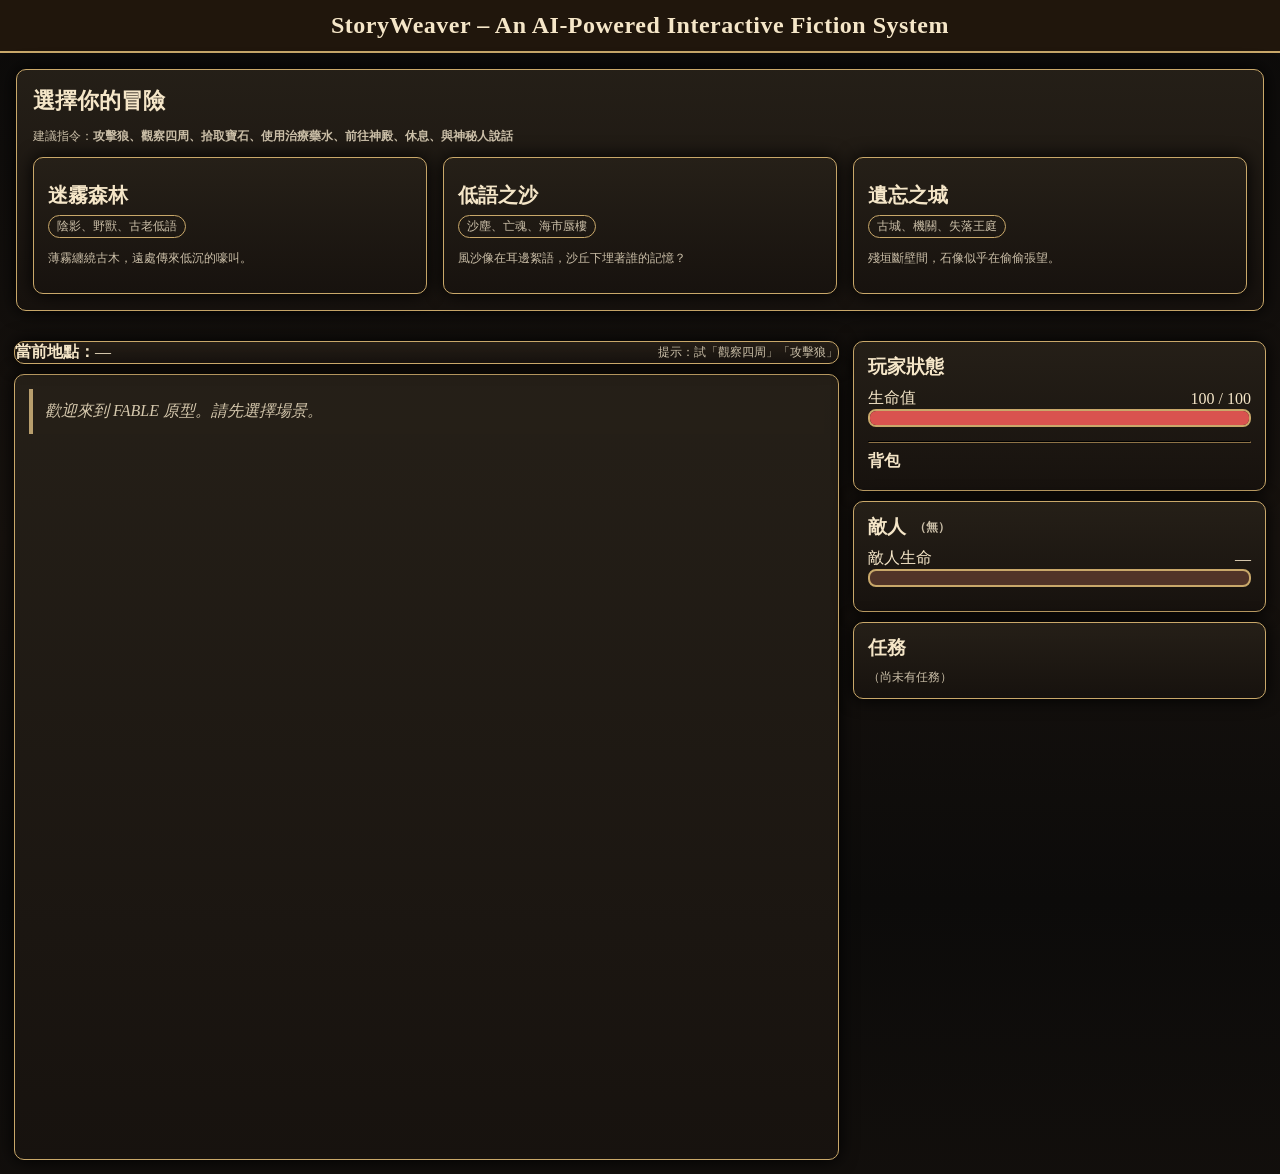
<file: useful_info/index.html>
<!DOCTYPE html>
<html lang="zh-Hant">
<head>
<meta charset="UTF-8" />
<title>StoryWeaver – An AI-Powered Interactive Fiction System</title>
<meta name="viewport" content="width=device-width, initial-scale=1, viewport-fit=cover" />
<style>
  :root{
    --bg:#0c0b0a; --panel:#1f1a14; --panel2:#262018; --gold:#c9a86a;
    --text:#f5e6c8; --muted:#cbbfa8; --accent:#d2b57c; --danger:#d9534f; --ok:#4cd964;
    --header-h:58px; --input-h:72px;
  }
  *{box-sizing:border-box}
  html,body{height:100%}
  body{
    margin:0; font-family:"Noto Serif TC","PingFang TC","Microsoft JhengHei",serif;
    background:linear-gradient(180deg,#0c0b0a,#17120e 60%,#0c0b0a);
    color:var(--text);
    min-height:100dvh;
  }
  header{
    background:#20160c; border-bottom:2px solid var(--gold);
    padding:12px 16px; text-align:center; font-weight:700;
    font-size:clamp(18px,2.2vw,24px); letter-spacing:.5px;
  }

  .page{padding:16px}
  .panel{
    background:linear-gradient(180deg,rgba(38,32,24,.95),rgba(23,18,14,.95));
    border:1px solid var(--gold); border-radius:10px; box-shadow:0 0 18px #000;
  }
  .small{font-size:12px; color:var(--muted)}

  /* Scenario Picker */
  #scenario-screen .grid{
    display:grid; gap:16px; grid-template-columns:repeat(3,minmax(220px,1fr));
  }
  .card{cursor:pointer; padding:14px; transition:.2s; border-radius:10px}
  .card:hover{transform:translateY(-3px); box-shadow:0 6px 20px rgba(0,0,0,.45)}
  .card h3{margin:10px 0 6px; font-size:clamp(16px,2vw,20px)}
  .tag{display:inline-block; padding:2px 8px; border:1px solid var(--gold);
       border-radius:999px; font-size:12px; color:var(--muted)}

  /* Game Layout */
  #game-screen{
    display:none; /* 初始完全隱藏，未選場景不顯示 */
    min-height:calc(100dvh - var(--header-h));
    gap:14px; padding:14px;
    display:grid; grid-template-columns:2fr 1fr;
  }
  #left{display:flex; flex-direction:column; gap:10px; min-width:0}
  #right{display:flex; flex-direction:column; gap:10px; min-width:0}

  /* 位置修正：當前地點列移到左欄最上方 */
  #location-bar { position: sticky; top: 0; z-index: 5; }
  #location-bar .row{display:flex; align-items:center; justify-content:space-between; gap:8px}
  #story{flex:1; overflow:auto; padding:14px; padding-bottom:calc(var(--input-h) + 12px);}
  .story-block{background:var(--panel2); border-left:4px solid var(--accent);
               padding:10px 12px; margin-bottom:10px; line-height:1.55; font-size:clamp(14px,1.8vw,16px)}
  .sys{opacity:.85; font-style:italic}
  .player{border-color:#7db8ff}
  .enemy{border-color:#ff8a7d}

  .section{padding:12px 14px;}
  .row-small{display:flex; align-items:center; justify-content:space-between; gap:8px}
  .bar{height:18px; background:#513428; border:2px solid var(--gold); border-radius:8px; overflow:hidden}
  .fill{height:100%; width:100%; background:var(--danger); transition:width .35s}
  .efill{height:100%; width:100%; background:#c55; transition:width .35s}
  .chips{display:flex; flex-wrap:wrap; gap:6px; margin-top:6px}
  .chip{border:1px solid var(--gold); padding:2px 8px; border-radius:999px; font-size:12px; color:var(--muted)}

  /* Input Bar（固定在底部；初始隱藏） */
  #input-bar{
    position:fixed; left:0; right:0; bottom:0;
    display:none; gap:8px; align-items:center; 
    padding:10px; padding-bottom:calc(10px + env(safe-area-inset-bottom));
    background:#1b150f; border-top:1px solid var(--gold);
    z-index:20;
  }
  #cmd{
    flex:1; padding:12px; border-radius:8px; border:2px solid var(--gold);
    background:#302416; color:var(--text);
    font-size:clamp(14px,2.4vw,16px);
  }
  .btn{
    padding:12px 14px; border:none; border-radius:8px; cursor:pointer;
    background:var(--accent); color:#1a1209; font-weight:700; 
    font-size:clamp(14px,2.6vw,16px); min-width:44px; min-height:44px;
  }
  .btn.ghost{background:transparent; color:var(--text); border:1px solid var(--gold)}
  #quick{display:flex; gap:8px; flex-wrap:wrap}

  /* RWD */
  @media (max-width:1024px){
    #scenario-screen .grid{ grid-template-columns:repeat(2,1fr); }
    #game-screen{ grid-template-columns:1fr; }
  }
  @media (max-width:640px){
    #scenario-screen .grid{ grid-template-columns:1fr; }
    header{ font-size:clamp(16px,4.8vw,20px); }
    .page{ padding:12px; }
    #game-screen{ padding:10px; gap:10px; }
    .section{ padding:10px 12px; }
  }
</style>
</head>
<body>
<header>StoryWeaver – An AI-Powered Interactive Fiction System</header>

<!-- =============== Scenario Picker（初始顯示） =============== -->
<div id="scenario-screen" class="page">
  <div class="panel" style="padding:16px">
    <h2 style="margin:0 0 10px; font-size:clamp(18px,2.6vw,22px)">選擇你的冒險</h2>
    <p class="small">建議指令：<b>攻擊狼、觀察四周、拾取寶石、使用治療藥水、前往神殿、休息、與神秘人說話</b></p>
    <div class="grid">
      <div class="card panel" onclick="Game.start('forest')">
        <h3>迷霧森林</h3>
        <div class="tag">陰影、野獸、古老低語</div>
        <p class="small">薄霧纏繞古木，遠處傳來低沉的嚎叫。</p>
      </div>
      <div class="card panel" onclick="Game.start('desert')">
        <h3>低語之沙</h3>
        <div class="tag">沙塵、亡魂、海市蜃樓</div>
        <p class="small">風沙像在耳邊絮語，沙丘下埋著誰的記憶？</p>
      </div>
      <div class="card panel" onclick="Game.start('ruins')">
        <h3>遺忘之城</h3>
        <div class="tag">古城、機關、失落王庭</div>
        <p class="small">殘垣斷壁間，石像似乎在偷偷張望。</p>
      </div>
    </div>
  </div>
</div>

<!-- =============== Game Screen（選好場景先顯示） =============== -->
<div id="game-screen">
  <div id="left">
    <!-- 當前地點：移到主畫面上方（位置修正） -->
    <div id="location-bar" class="panel">
      <div class="row">
        <div><b>當前地點：</b><span id="loc">—</span></div>
        <div class="small">提示：試「觀察四周」「攻擊狼」</div>
      </div>
    </div>

    <!-- 故事區 -->
    <div id="story" class="panel"></div>
  </div>

  <div id="right">
    <!-- Player -->
    <div class="panel section">
      <h3 style="margin:0 0 8px">玩家狀態</h3>
      <div class="row-small"><span>生命值</span><span id="hpText">100 / 100</span></div>
      <div class="bar"><div id="hpBar" class="fill"></div></div>
      <div class="chips" id="playerBuffs"></div>
      <hr style="border-color:#3a2f1d">
      <h4 style="margin:6px 0">背包</h4>
      <div id="inv"></div>
    </div>
    <!-- Enemy -->
    <div class="panel section">
      <h3 style="margin:0 0 8px; display:flex; align-items:center; gap:8px">
        敵人 <span id="enemyName" class="small">（無）</span>
      </h3>
      <div class="row-small"><span>敵人生命</span><span id="ehpText">—</span></div>
      <div class="bar"><div id="ehpBar" class="efill" style="width:0%"></div></div>
      <div class="chips" id="enemyBuffs"></div>
      <div id="enemyHint" class="small" style="margin-top:6px"></div>
    </div>
	<!-- 右側任務面板（貼在你的 #right 裡、敵人面板之後） -->
	<div class="panel section" id="quest-panel">
	  <h3 style="margin:0 0 8px">任務</h3>
	  <div id="quest-list" class="small">（尚未有任務）</div>
	</div>
  </div>
</div>

<!-- =============== Input Bar（選好場景先顯示） =============== -->
<div id="input-bar">
  <input id="cmd" placeholder="輸入你的行動，例如：攻擊狼／使用治療藥水／觀察四周／前往神殿…" />
  <button class="btn" onclick="UI.onSend()">送出</button>
  <div id="quick">
    <button class="btn ghost" onclick="UI.quick('觀察四周')">觀察</button>
    <button class="btn ghost" onclick="UI.quick('防禦')">防禦</button>
    <button class="btn ghost" onclick="UI.quick('休息')">休息</button>
  </div>
</div>

<script>
/* ==================（以下程式碼沿用你功能，僅位置/顯示控制已修正）================== */
const Data = {
  items: {
    "火把": {stack:false, desc:"照亮黑暗的舊火把。"},
    "舊地圖": {stack:false, desc:"殘破的地圖，標示著某個神殿。"},
    "治療藥水": {stack:true, heal:30, desc:"回復 30 生命。"},
    "神秘寶石": {stack:true, desc:"散發微光的寶石，似乎有反應。"},
    "狼牙": {stack:true, desc:"影牙狼的尖利獠牙。"}
  },
  enemies: {
    wolf: {
      name:"影牙狼", maxhp: 45, baseAtk: 10,
      ai: "wolfAI",
      skills: {
        bite: {name:"撕咬", dmg:[8,14]},
        howl: {name:"號召嚎叫", buff:{critUp:2}, cd:3},
        pounce: {name:"撲擊", dmg:[14,20], cd:3, req:(s)=>!s.player.defending}
      }
    },
    wraith: {
      name:"沙怨靈", maxhp: 60, baseAtk: 8,
      ai: "wraithAI",
      skills: {
        drain: {name:"沙靈汲取", dmg:[10,14], lifesteal:0.5, cd:2},
        veil:  {name:"流沙帷幕", buff:{evasion:0.25}, cd:3},
        wail:  {name:"荒嘯", stun:1, cd:4}
      }
    }
  },
  scenarios: {
    forest: {
      name:"迷霧森林",
      opening:"你踏入迷霧森林，薄霧在樹根間蠢動。",
      locations:["林徑","倒木","古井","神殿外廊"],
      spawn:["wolf","wolf","wolf","wraith"]
    },
    desert: {
      name:"低語之沙",
      opening:"熱風灼面，遠方海市蜃樓若隱若現。",
      locations:["沙丘","破帳篷","石柱圈","埋沙神殿"],
      spawn:["wraith","wraith","wolf","wraith"]
    },
    ruins: {
      name:"遺忘之城",
      opening:"崩落的拱門在陰影中靜默矗立。",
      locations:["外庭","浮雕廊","鐘塔底","王座廳"],
      spawn:["wolf","wraith","wraith","wolf"]
    }
  },
  synonyms: {
    attack:["攻擊","打","斬","砍","刺","射","揍","劈","殺"],
    defend:["防禦","防守","格擋","架勢"],
    observe:["觀察","查看","察看","檢視","看","調查","四處看看","四周"],
    talk:["說話","對話","交談","問","詢問"],
    pick:["拾取","撿","拿","拿起","取得","撿起","收集","獲得"],
    use:["使用","用","喝","吃","服用"],
    move:["前往","走到","去","移動","進入","趕往"],
    rest:["休息","睡覺","療傷","打坐","冥想"],
    save:["存檔","儲存","保存"],
    load:["讀檔","載入","加載"]
  },
  lexicon: {
    enemies:["狼","影牙狼","沙怨靈"],
    items:["火把","舊地圖","治療藥水","神秘寶石","狼牙","鑰匙"],
    locations:["森林","林徑","古井","神殿","外廊","沙丘","廢墟","王座廳","石柱圈"]
  }
};

const State = {
  scenario:null,
  location:"—",
  player:{
    hp:100, maxhp:100,
    defending:false, buffs:{critUp:0,evade:0}, stun:0,
    inventory:[{name:"火把",qty:1},{name:"舊地圖",qty:1},{name:"治療藥水",qty:1}]
  },
  enemy:null
};

const UI = {
  el:{
    scenario:document.getElementById('scenario-screen'),
    game:document.getElementById('game-screen'),
    story:document.getElementById('story'),
    inputBar:document.getElementById('input-bar'),
    cmd:document.getElementById('cmd'),
    loc:document.getElementById('loc'),
    hpText:document.getElementById('hpText'),
    hpBar:document.getElementById('hpBar'),
    inv:document.getElementById('inv'),
    eName:document.getElementById('enemyName'),
    ehpText:document.getElementById('ehpText'),
    ehpBar:document.getElementById('ehpBar'),
    pBuffs:document.getElementById('playerBuffs'),
    eBuffs:document.getElementById('enemyBuffs'),
    eHint:document.getElementById('enemyHint'),
  },
  say(text, cls=""){ const d=document.createElement('div'); d.className="story-block "+cls; d.textContent=text; UI.el.story.appendChild(d); UI.el.story.scrollTop=UI.el.story.scrollHeight; },
  sys(text){ UI.say(text,"sys"); },
  me(text){ UI.say("你："+text,"player"); },
  foe(text){ UI.say("敵人："+text,"enemy"); },
  refresh(){
    UI.el.loc.textContent = State.location;
    UI.el.hpText.textContent = `${State.player.hp} / ${State.player.maxhp}`;
    UI.el.hpBar.style.width = Math.max(0, State.player.hp)/State.player.maxhp*100 + "%";
    UI.el.pBuffs.innerHTML="";
    if(State.player.defending) UI.badge(UI.el.pBuffs,"防禦姿態");
    if(State.player.buffs.critUp>0) UI.badge(UI.el.pBuffs,`會心+${State.player.buffs.critUp}`);
    if(State.player.buffs.evade>0) UI.badge(UI.el.pBuffs,`閃避+${Math.round(State.player.buffs.evade*100)}%`);
    if(State.player.stun>0) UI.badge(UI.el.pBuffs,`暈眩 ${State.player.stun}回合`);
    UI.el.inv.innerHTML = State.player.inventory.map(it=>`• ${it.name} × ${it.qty}`).join("<br>");
    if(State.enemy){
      UI.el.eName.textContent = State.enemy.name;
      UI.el.ehpText.textContent = `${State.enemy.hp} / ${State.enemy.maxhp}`;
      UI.el.ehpBar.style.width = Math.max(0,State.enemy.hp)/State.enemy.maxhp*100 + "%";
      UI.el.eBuffs.innerHTML="";
      if(State.enemy.stun>0) UI.badge(UI.el.eBuffs,`暈眩 ${State.enemy.stun}回合`);
      if(State.enemy.buffs.evasion>0) UI.badge(UI.el.eBuffs,`閃避+${Math.round(State.enemy.buffs.evasion*100)}%`);
      if(State.enemy.buffs.enrage) UI.badge(UI.el.eBuffs,`狂暴`);
      if(State.enemy.buffs.critUp>0) UI.badge(UI.el.eBuffs,`會心+${State.enemy.buffs.critUp}`);
      UI.el.eHint.textContent = State.enemy.hint || "";
    }else{
      UI.el.eName.textContent="（無）";
      UI.el.ehpText.textContent="—";
      UI.el.ehpBar.style.width="0%";
      UI.el.eBuffs.innerHTML=""; UI.el.eHint.textContent="";
    }
  },
  badge(container,text){ const s=document.createElement('span'); s.className='chip'; s.textContent=text; container.appendChild(s); },
  onSend(){
    const t = UI.el.cmd.value.trim(); if(!t) return;
    UI.me(t); UI.el.cmd.value="";
    Controller.handle(t);
  },
  quick(text){ UI.el.cmd.value = text; UI.onSend(); },
  measureBars(){
    const header = document.querySelector('header');
    const input = UI.el.inputBar;
    const root = document.documentElement.style;
    root.setProperty('--header-h', header?.offsetHeight ? header.offsetHeight+'px' : '58px');
    root.setProperty('--input-h', input?.offsetHeight ? input.offsetHeight+'px' : '72px');
  }
};

const NLU = {
  normalize(s){ return s.replace(/\s+/g,"").replace(/[！？!。．·、，,…]/g,""); },
  hasAny(s, arr){ return arr.some(w => s.includes(w)); },
  pickSlot(s, candidates){ let found=null; candidates.forEach(w=>{ if(s.includes(w) && (!found || w.length>found.length)) found=w; }); return found; },
  parse(input){
    const s = this.normalize(input);
    const D = Data;
    if(this.hasAny(s, D.synonyms.attack))   return {intent:"ATTACK", target: this.pickSlot(s,D.lexicon.enemies)||"當前敵人"};
    if(this.hasAny(s, D.synonyms.defend))   return {intent:"DEFEND"};
    if(this.hasAny(s, D.synonyms.observe))  return {intent:"OBSERVE", object: this.pickSlot(s,[...D.lexicon.enemies,...D.lexicon.items,"四周","周圍"])||"四周"};
    if(this.hasAny(s, D.synonyms.talk))     return {intent:"TALK", target: this.pickSlot(s,["神秘人","旅人","守衛"])||"未知"};
    if(this.hasAny(s, D.synonyms.pick))     return {intent:"PICK", item: this.pickSlot(s, D.lexicon.items)||"未知物品"};
    if(this.hasAny(s, D.synonyms.use))      return {intent:"USE", item: this.pickSlot(s, D.lexicon.items)||"未知物品"};
    if(this.hasAny(s, D.synonyms.move))     return {intent:"MOVE", location: this.pickSlot(s, Data.lexicon.locations)||"未知地點"};
    if(this.hasAny(s, D.synonyms.rest))     return {intent:"REST"};
    if(this.hasAny(s, D.synonyms.save))     return {intent:"SAVE"};
    if(this.hasAny(s, D.synonyms.load))     return {intent:"LOAD"};
    const anyEnemy = this.pickSlot(s, D.lexicon.enemies);
    if(anyEnemy && /打|攻|殺|斬|砍|刺/.test(s)) return {intent:"ATTACK", target:anyEnemy};
    const anyItem = this.pickSlot(s, D.lexicon.items);
    if(anyItem && /用|使用|喝|吃|拿|拾|撿/.test(s)){
      return {intent:/用|使用|喝|吃/.test(s)?"USE":"PICK", item:anyItem};
    }
    return {intent:"UNKNOWN", raw:input};
  }
};

const RNG = (min,max)=>Math.floor(Math.random()*(max-min+1))+min;
function clamp(n,min,max){ return Math.max(min, Math.min(max,n)); }

const Combat = {
  ensureEnemy(){
    if(State.enemy) return;
    if(Math.random()<0.30){
      const pool = Data.scenarios[State.scenario].spawn;
      const pick = pool[Math.floor(Math.random()*pool.length)];
      Combat.spawn(pick);
      UI.sys(`陰影中浮現了某種氣息……`);
    }
  },
  spawn(id){
    const base = Data.enemies[id];
    State.enemy = { id, name:base.name, hp:base.maxhp, maxhp:base.maxhp,
      buffs:{}, stun:0, cd:{}, ai:base.ai, skills:base.skills };
    UI.sys(`出現了【${base.name}】！`);
    UI.refresh();
  },
  playerAttack(){
    if(!State.enemy){ UI.sys("周圍沒有敵人。"); return; }
    const e = State.enemy;
    const hit = Math.random() > (e.buffs.evasion||0);
    if(!hit){ UI.sys("你的攻擊被敵人閃過！"); return Combat.enemyTurn(); }
    const critMul = 1 + 0.25*(State.player.buffs.critUp||0);
    const dmg = Math.round(RNG(10,18)*critMul);
    e.hp = clamp(e.hp - dmg, 0, e.maxhp);
    UI.sys(`你對【${e.name}】造成了 ${dmg} 傷害。`);
    if(e.hp<=0){
      UI.sys(`你擊敗了【${e.name}】！戰鬥結束。`);
      if(e.id==='wolf') Inventory.add("狼牙",1);
      if(e.id==='wraith') Inventory.add("神秘寶石",1);
      State.enemy=null; return UI.refresh();
    }
    Combat.enemyTurn();
  },
  playerDefend(){
    State.player.defending=true;
    UI.sys("你擺出防禦姿態，將減少下一次受到的傷害。");
    Combat.enemyTurn();
  },
  enemyTurn(){
    if(!State.enemy) return;
    const e = State.enemy;
    if(e.stun>0){ UI.foe("（暈眩中，無法行動）"); e.stun--; return UI.refresh(); }
    const action = AI.pickAction(e, State);
    if(action.type==="buff"){
      Object.assign(e.buffs, action.apply);
      UI.foe(`${e.name} 使用了【${action.name}】，獲得增益。`);
    }else if(action.type==="stun"){
      State.player.stun = (State.player.stun||0) + action.stun;
      UI.foe(`${e.name} 使用了【${action.name}】，你被暈眩 ${action.stun} 回合！`);
    }else if(action.type==="attack"){
      let dmg = RNG(action.dmg[0], action.dmg[1]);
      const eCritMul = 1 + 0.25*(e.buffs.critUp||0);
      dmg = Math.round(dmg*eCritMul);
      if(State.player.defending){ dmg = Math.round(dmg*0.5); }
      State.player.hp = clamp(State.player.hp - dmg, 0, State.player.maxhp);
      UI.foe(`${e.name} 使出【${action.name}】，對你造成 ${dmg} 傷害！`);
      if(action.lifesteal){
        const heal = Math.round(dmg*action.lifesteal);
        e.hp = clamp(e.hp+heal,0,e.maxhp);
        UI.foe(`它吸收了 ${heal} 生命！`);
      }
    }
    for(const k in e.cd){ e.cd[k] = Math.max(0, e.cd[k]-1); }
    if(action.cd) e.cd[action.key]=action.cd;
    State.player.defending=false;
    if(State.player.stun>0) State.player.stun--;
    if(State.player.hp<=0){ UI.sys("你倒下了……冒險到此為止。"); }
    UI.refresh();
  }
};

const AI = {
  pickAction(e, S){
    if(e.ai==="wolfAI"){
      if(e.hp <= e.maxhp*0.3 && !e.buffs.enrage){
        e.buffs.enrage=true; e.buffs.critUp=(e.buffs.critUp||0)+1;
        return {type:"buff", name:"狂暴", apply:{enrage:true, critUp:e.buffs.critUp}};
      }
      if((e.cd.pounce||0)===0 && (!e.skills.pounce.req || e.skills.pounce.req({player:S.player, enemy:e}))){
        return {type:"attack", key:"pounce", name:e.skills.pounce.name, dmg:e.skills.pounce.dmg, cd:e.skills.pounce.cd};
      }
      if((e.cd.howl||0)===0 && (e.buffs.critUp||0)<2){
        return {type:"buff", key:"howl", name:e.skills.howl.name, apply:{critUp:(e.buffs.critUp||0)+1}, cd:e.skills.howl.cd};
      }
      return {type:"attack", key:"bite", name:e.skills.bite.name, dmg:e.skills.bite.dmg};
    }
    if(e.ai==="wraithAI"){
      if((e.cd.veil||0)===0 && !e.buffs.evasion){
        return {type:"buff", key:"veil", cd:e.skills.veil.cd, name:e.skills.veil.name, apply:{evasion:0.25}};
      }
      if((e.cd.wail||0)===0){
        return {type:"stun", key:"wail", cd:e.skills.wail.cd, name:e.skills.wail.name, stun:1};
      }
      return {type:"attack", key:"drain", cd:e.skills.drain.cd, name:e.skills.drain.name, dmg:e.skills.drain.dmg, lifesteal:e.skills.drain.lifesteal};
    }
    return {type:"attack", key:"basic", name:"攻擊", dmg:[6,10]};
  }
};

const Inventory = {
  add(name, qty=1){
    const it = State.player.inventory.find(x=>x.name===name);
    if(it && Data.items[name].stack!==false){ it.qty+=qty; }
    else if(!it){ State.player.inventory.push({name, qty}); }
    UI.sys(`獲得物品：${name} × ${qty}`);
    UI.refresh();
  },
  remove(name, qty=1){
    const idx = State.player.inventory.findIndex(x=>x.name===name);
    if(idx<0) return false;
    const meta = Data.items[name];
    if(meta && meta.stack!==false){
      State.player.inventory[idx].qty -= qty;
      if(State.player.inventory[idx].qty<=0) State.player.inventory.splice(idx,1);
    }else{
      State.player.inventory.splice(idx,1);
    }
    UI.refresh(); return true;
  },
  has(name){ return State.player.inventory.some(x=>x.name===name && x.qty>0); }
};

const Items = {
  use(name){
    if(!Inventory.has(name)){ UI.sys(`你沒有 ${name}。`); return; }
    const meta = Data.items[name]||{};
    if(name==="治療藥水"){
      const before = State.player.hp;
      State.player.hp = clamp(State.player.hp + (meta.heal||30), 0, State.player.maxhp);
      Inventory.remove(name,1);
      UI.sys(`你喝下了治療藥水（+${State.player.hp-before} HP）。`);
      Combat.ensureEnemy();
      return UI.refresh();
    }
    UI.sys(`${name} 暫無特殊用法（示例）。`); UI.refresh();
  }
};

const Controller = {
  handle(text){
    const intent = NLU.parse(text);

	// 在 Controller.handle 最前面加入：
	const t = text.trim();
	if(/^任務$/.test(t)){
	  UI.sys("（任務列表已於右側面板顯示）");
	  UI_Quest.refresh(); return;
	}
	const m1 = t.match(/^追蹤任務(.+)$/);
	if(m1){ 
	  const name = m1[1].trim();
	  const id = Object.keys(QuestManager.quests).find(qid => QuestManager.quests[qid].title===name);
	  if(id){ QuestManager.track(id); UI.sys(`📍 已追蹤：${name}`); UI_Quest.refresh(); }
	  else UI.sys("找不到該任務。");
	  return;
	}
	const m2 = t.match(/^放棄任務(.+)$/);
	if(m2){
	  const name = m2[1].trim();
	  const id = Object.keys(QuestManager.quests).find(qid => QuestManager.quests[qid].title===name);
	  if(id){ QuestManager.abandon(id); UI.sys(`🗑️ 已放棄：${name}`); UI_Quest.refresh(); }
	  else UI.sys("找不到該任務。");
	  return;
	}

    switch(intent.intent){
      case "ATTACK":
        if(!State.enemy) Combat.ensureEnemy();
        Combat.playerAttack(); break;
      case "DEFEND":
        Combat.playerDefend(); break;
      case "OBSERVE":
        Observe.describe(intent.object); Combat.ensureEnemy(); break;
      case "PICK":
        Inventory.add(intent.item, 1); Combat.ensureEnemy(); break;
      case "USE":
        Items.use(intent.item); break;
      case "MOVE":
        Move.to(intent.location); break;
      case "REST":
        Rest.perform(); break;
      case "TALK":
        UI.sys("你試著交談，但這裡暫時沒有回應。（示例）"); Combat.ensureEnemy(); break;
      case "SAVE":
        UI.sys("（示例）已暫存當前進度至記憶體。"); break;
      case "LOAD":
        UI.sys("（示例）讀取功能尚未實作持久化。"); break;
      default:
        UI.sys("我未聽明白（NLU 未匹配）。試試「攻擊狼／使用治療藥水／觀察四周」。");
        Combat.ensureEnemy();
    }
    UI.refresh();
  }
};

const Observe = {
  describe(obj){
    if(obj==="四周"||obj==="周圍"){
      UI.sys(`你環顧四周：${State.location} 有風聲與細碎沙沙，足跡忽隱忽現。`);
      if(State.enemy) UI.sys(`【${State.enemy.name}】正虎視眈眈。`);
      return;
    }
    if(State.enemy && (obj.includes(State.enemy.name)||obj.includes("敵"))){
      const e = State.enemy;
      UI.sys(`你觀察【${e.name}】：生命 ${e.hp}/${e.maxhp}，狀態 ${Object.keys(e.buffs).length? "有增益": "無" }。`);
      return;
    }
    if(Data.items[obj]){ UI.sys(`你打量 ${obj}：${Data.items[obj].desc||"平平無奇。"}`); return; }
    if(Data.lexicon.locations.includes(obj)){ UI.sys(`${obj} 看起來安全，但也可能隱藏危機。`); return; }
    UI.sys("你東張西望，但沒有新發現。");
  }
};
/*
const Move = {
  to(location){
    const sc = Data.scenarios[State.scenario];
    State.location = location && Data.lexicon.locations.includes(location) ? location : sc.locations[Math.floor(Math.random()*sc.locations.length)];
    UI.sys(`你來到「${State.location}」。`);
    if(Math.random()<0.5){
      const pick = sc.spawn[Math.floor(Math.random()*sc.spawn.length)];
      Combat.spawn(pick);
    }else{
      State.enemy=null;
      UI.refresh();
    }
  }
};
*/
const Rest = {
  perform(){
    const heal = 15;
    const before = State.player.hp;
    State.player.hp = clamp(State.player.hp + heal, 0, State.player.maxhp);
    UI.sys(`你稍作休息（+${State.player.hp-before} HP）。`);
    if(Math.random()<0.35){
      Combat.ensureEnemy();
      if(State.enemy) UI.foe("（偷襲）黑影逼近，你還來不及完全放鬆。");
      Combat.enemyTurn();
    }
    UI.refresh();
  }
};


// (A) Game.start 時初始化任務
const Game = {
  start(key){
    // 你原本的 start 邏輯...
    State.scenario = key;
    State.locationId = "grove"; // 對應 World 的起點
    document.getElementById('scenario-screen').style.display="none";
    document.getElementById('game-screen').style.display="grid";
    document.getElementById('input-bar').style.display="flex";
    UI.sys(World.opening);

    QuestManager.init();                // 初始化世界任務
    // 自動插入一個隨機支線任務試試
    const sq = QuestGenerator.generate();
    QuestManager.quests[sq.id] = sq;

    // 觸發起始 onEnter
    QuestManager.onEvent({type:"onEnter", location:"grove"});

    UI.refresh(); UI.measureBars();
  }
};

// (B) 移動行為 → 觸發 onEnter（已在 WorldAPI.moveTo 內）
// 你可以把原本 Move.to 改為呼叫 WorldAPI.moveTo
const Move = {
  to(locName){
    // 如果輸入是中文地名，先把名字轉回 id
    const id = Object.keys(World.locations).find(k=>World.locations[k].name===locName) || locName;
    if(!World.locations[id]) { UI.sys("那裡似乎不存在。"); return; }
    WorldAPI.moveTo(id);
  }
};

// (C) 戰鬥結束 → 觸發 onDefeat
const _origSpawn = Combat.spawn;
Combat.spawn = function(enemyId){
  _origSpawn.call(Combat, enemyId);
  // 可在 UI 顯示提示
};
const _origEnemyDieCheck = Combat.enemyTurn;
Combat.enemyTurn = function(){
  const before = State.enemy ? State.enemy.hp : 0;
  _origEnemyDieCheck.call(Combat);
  // 如果敵人剛剛死亡（或在 playerAttack 裡完成），觸發 onDefeat
  if(!State.enemy && before>0){
    const id = "wolf"; // 在你完整程式中用實際的 State.enemy.id
    QuestManager.onEvent({type:"onDefeat", enemy:id});
    State.stats = State.stats || { defeated:{} };
    State.stats.defeated[id] = (State.stats.defeated[id]||0) + 1;
  }
};

// (D) 撿物品 → 觸發 onPick
const _origAdd = Inventory.add;
Inventory.add = function(name, qty=1){
  _origAdd.call(Inventory, name, qty);
  QuestManager.onEvent({type:"onPick", item:name, qty});
};

// (E) 使用物品 → 觸發 onUse（可帶 context）
const _origUse = Items.use;
Items.use = function(name){
  // 偵測 context：例如在 old_well 使用火把
  let context = null;
  if(State.locationId==="old_well" && name==="火把") context = "well_shaft";
  _origUse.call(Items, name);
  QuestManager.onEvent({type:"onUse", item:name, context});
};

// (F) 觀察 → 觸發 onObserve
const _origObserve = Observe.describe;
Observe.describe = function(obj){
  _origObserve.call(Observe, obj);
  QuestManager.onEvent({type:"onObserve", target:obj});
};


UI.sys("歡迎來到 FABLE 原型。請先選擇場景。");
window.addEventListener('resize', UI.measureBars);
window.addEventListener('orientationchange', UI.measureBars);
setTimeout(UI.measureBars, 0);
</script>


<script>
// --- World 資料（示例：迷霧森林） ---
const World = {
  id: "mistwood",
  name: "迷霧森林",
  opening: "你踏入迷霧森林，薄霧在樹根間蠢動。",
  locations: {
    grove: { name:"林徑", exits:["fallen_log","old_well"], ambient:["霧氣繚繞，遠處傳來低沉嚎叫。"], spawns:["wolf:0.6","wraith:0.1"] },
    fallen_log: { name:"倒木", exits:["grove","temple_outer"], ambient:["枯木上留有利爪刮痕。"], spawns:["wolf:0.4"] },
    old_well: { name:"古井", exits:["grove"], ambient:["井壁潮濕，似有微光自下方透出。"], 
      interactables:[
        {id:"well_shaft", type:"context", use:{"火把":"井內被照亮，你看見青銅鑰匙。"}},
        {id:"bronze_key", type:"pickup", item:"鑰匙"}
      ]
    },
    temple_outer: { name:"神殿外廊", exits:["fallen_log"], ambient:["殘柱間盤踞苔蘚，風聲如遠古呢喃。"], spawns:["wraith:0.3"] }
  },
  quests:[
    {
      id:"q_echo_well",
      title:"井中回聲",
      desc:"傳聞古井深處藏有能驅散霧氣的物什。",
      state:"NOT_STARTED",
      start:{ trigger:"onEnter", location:"grove" },
      objectives:[
        {type:"REACH_LOCATION", location:"old_well", desc:"找到古井"},
        {type:"USE_ITEM", item:"火把", context:"well_shaft", desc:"用火把照亮井內"},
        {type:"COLLECT_ITEM", item:"鑰匙", qty:1, desc:"取得青銅鑰匙"},
        {type:"REACH_LOCATION", location:"temple_outer", desc:"前往神殿外廊"}
      ],
      completeWhen:"hasItem('鑰匙') && visited('temple_outer')",
      rewards:[{type:"giveItem", name:"治療藥水", qty:1}]
    }
  ]
};

// --- WorldAPI ---
const WorldAPI = {
  visited: new Set(),
  flags: {},
  current(){ return World.locations[State.locationId] || null; },
  neighbors(id){ return (World.locations[id]?.exits||[]); },
  moveTo(nextId){
    const cur = World.locations[State.locationId];
    if(!cur || !cur.exits.includes(nextId)) { UI.sys("無法從此處前往那裡。"); return; }
    State.locationId = nextId;
    WorldAPI.visited.add(nextId);
    UI.sys(`你來到「${World.locations[nextId].name}」。`);
    QuestManager.onEvent({type:"onEnter", location:nextId});
    // 遭遇
    WorldAPI.maybeSpawn(nextId);
    UI.refresh();
  },
  maybeSpawn(id){
    const sp = World.locations[id].spawns || [];
    if(sp.length===0) { State.enemy=null; return; }
    // 權重抽樣
    const r = Math.random();
    let acc = 0;
    for(const e of sp){
      const [key, p] = e.split(':'); acc += parseFloat(p||"0.3");
      if(r<=acc){ Combat.spawn(key); break; }
    }
  },
  nameOf(id){ return World.locations[id]?.name || id; }
};
</script>


<script>
// --- 任務管理器（支援狀態機、條件、獎勵、追蹤） ---
const QuestManager = {
  quests: {},         // id -> questState
  tracked: null,      // 追蹤中的任務 id
  init(){
    (World.quests||[]).forEach(q=>{
      this.quests[q.id] = JSON.parse(JSON.stringify(q)); // 深拷貝
    });
    UI_Quest.refresh();
  },
  onEvent(evt){
    // 1) 任務起始觸發（NOT_STARTED → ACTIVE）
    for(const q of Object.values(this.quests)){
      if(q.state==="NOT_STARTED" && q.start){
        if(q.start.trigger===evt.type && (!q.start.location || q.start.location===evt.location)){
          q.state="ACTIVE"; UI.sys(`🗒️ 任務啟動：${q.title}`); 
          UI_Quest.refresh();
        }
      }
    }
    // 2) 進度更新
    for(const q of Object.values(this.quests)){
      if(q.state!=="ACTIVE") continue;
      let changed=false;
      for(const obj of q.objectives){
        if(obj.done) continue;
        switch(obj.type){
          case "REACH_LOCATION":
            if(evt.type==="onEnter" && evt.location===obj.location){ obj.done=true; changed=true; }
            break;
          case "DEFEAT_ENEMY":
            if(evt.type==="onDefeat" && (!obj.enemy || obj.enemy===evt.enemy)){
              obj.count = (obj.count||0)+1;
              if(obj.count >= (obj.qty||1)) obj.done=true;
              changed=true;
            }
            break;
          case "COLLECT_ITEM":
            if(evt.type==="onPick" && evt.item===obj.item){
              obj.count = (obj.count||0)+evt.qty;
              if(obj.count >= (obj.qty||1)) obj.done=true;
              changed=true;
            }
            break;
          case "USE_ITEM":
            if(evt.type==="onUse" && evt.item===obj.item && (!obj.context || obj.context===evt.context)){
              obj.done=true; changed=true;
            }
            break;
          case "OBSERVE":
            if(evt.type==="onObserve" && (!obj.target || obj.target===evt.target)){
              obj.done=true; changed=true;
            }
            break;
        }
      }
      if(changed){ UI_Quest.refresh(); }
      // 3) 完成判斷
      if(q.objectives.every(o=>o.done)){
        if(QuestManager.evalExpr(q.completeWhen||"true")){
          q.state="COMPLETED";
          UI.sys(`✅ 任務完成：${q.title}`);
          QuestManager.applyRewards(q.rewards||[]);
          UI_Quest.refresh();
        }
      }
    }
  },
  evalExpr(expr){
    if(!expr) return true;
    // 提供簡單 DSL 環境
    const ctx = {
      hasItem: (name)=>State.player.inventory.some(i=>i.name===name && i.qty>0),
      visited: (id)=>WorldAPI.visited.has(id),
      defeated: (id)=>State.stats?.defeated?.[id]||0
    };
    try{
      // 安全簡化：只允許 ctx 的方法；避免 eval 風險（此為原型，正式請用 parser）
      // 這裡用 Function 包裝，外部僅能存取 ctx
      return Function("ctx", `with(ctx){ return (${expr}); }`)(ctx);
    }catch(e){ console.warn("expr error", e); return false; }
  },
  applyRewards(rewards){
    rewards.forEach(r=>{
      if(r.type==="giveItem") Inventory.add(r.name, r.qty||1);
      if(r.type==="modifyStat" && r.stat==="hp") {
        State.player.hp = Math.min(State.player.maxhp, State.player.hp + (r.delta||0));
      }
      if(r.type==="unlockLocation") {
        // 可在 World.flags 或 exits 追加
        WorldAPI.flags[r.id]=true;
      }
    });
  },
  track(id){ if(this.quests[id]){ this.tracked=id; UI_Quest.refresh(); } },
  abandon(id){ if(this.quests[id] && this.quests[id].state==="ACTIVE"){ this.quests[id].state="FAILED"; UI_Quest.refresh(); } }
};

// --- 任務面板 UI 幫手 ---
const UI_Quest = {
  el: { list: document.getElementById('quest-list') },
  refresh(){
    const qs = Object.values(QuestManager.quests);
    const active = qs.filter(q=>q.state==="ACTIVE");
    const completed = qs.filter(q=>q.state==="COMPLETED");
    const failed = qs.filter(q=>q.state==="FAILED");
    let html = "";
    const render = (title, arr) => {
      if(arr.length===0) return;
      html += `<div style="margin:6px 0"><b>${title}</b></div>`;
      arr.forEach(q=>{
        const isTracked = (QuestManager.tracked===q.id);
        html += `<div style="margin:4px 0">
          ${isTracked?'📍':''}<b>${q.title}</b> <span class="small">(${q.state})</span><br/>
          <span class="small">${q.desc||""}</span><br/>
          <ul style="margin:6px 0 0 16px">` +
          q.objectives.map(o=>{
            const p = (o.qty? ` (${o.count||0}/${o.qty})` : "");
            return `<li class="small">${o.done?'✅':'⬜'} ${o.desc||o.type}${p}</li>`;
          }).join("") + `</ul>
        </div>`;
      });
    };
    render("進行中", active);
    render("已完成", completed);
    render("已失敗", failed);
    this.el.list.innerHTML = html || "（尚未有任務）";
  }
};
</script>


<script>
// --- 輕量模板產生器（之後可換成 LLM 回傳） ---
const QuestGenerator = {
  rand(arr){ return arr[Math.floor(Math.random()*arr.length)]; },
  generate(){
    const L = Object.keys(World.locations);
    const enemies = ["wolf","wraith"];
    const items = ["神秘寶石","狼牙","治療藥水"];

    const pattern = this.rand(["COLLECT","DEFEAT","REACH","OBSERVE"]);
    const qid = "sq_" + Math.random().toString(36).slice(2,8);

    if(pattern==="COLLECT"){
      const it = this.rand(items);
      return {
        id: qid, title:`失落的 ${it}`,
        desc:`有旅人請你尋回 ${it}。`,
        state:"NOT_STARTED", start:{trigger:"onEnter", location: L[0]},
        objectives:[{type:"COLLECT_ITEM", item:it, qty:1, desc:`取得 ${it}`}],
        rewards:[{type:"giveItem", name:"治療藥水", qty:1}]
      };
    }
    if(pattern==="DEFEAT"){
      const e = this.rand(enemies);
      return {
        id: qid, title:`陰影的威脅`,
        desc:`清除附近的怪物，還百姓安寧。`,
        state:"NOT_STARTED", start:{trigger:"onEnter", location: L[0]},
        objectives:[{type:"DEFEAT_ENEMY", enemy:e, qty:2, desc:`擊敗 ${e} ×2`}],
        rewards:[{type:"giveItem", name:"神秘寶石", qty:1}]
      };
    }
    if(pattern==="REACH"){
      const loc = this.rand(L);
      return {
        id: qid, title:`遺跡踏查`,
        desc:`勘查 ${World.locations[loc].name} 是否安全。`,
        state:"NOT_STARTED", start:{trigger:"onEnter", location: L[0]},
        objectives:[{type:"REACH_LOCATION", location:loc, desc:`前往 ${World.locations[loc].name}`}],
        rewards:[{type:"giveItem", name:"治療藥水", qty:1}]
      };
    }
    // OBSERVE
    return {
      id: qid, title:`微光的秘密`,
      desc:`在當地調查可疑的跡象。`,
      state:"NOT_STARTED", start:{trigger:"onEnter", location: L[0]},
      objectives:[{type:"OBSERVE", target:"四周", desc:"仔細觀察四周線索"}],
      rewards:[{type:"giveItem", name:"狼牙", qty:1}]
    };
  }
};

// 你可在 Game.start 後：QuestManager.quests[newQuest.id] = newQuest;
</script>


</body>
</html>
</file>
